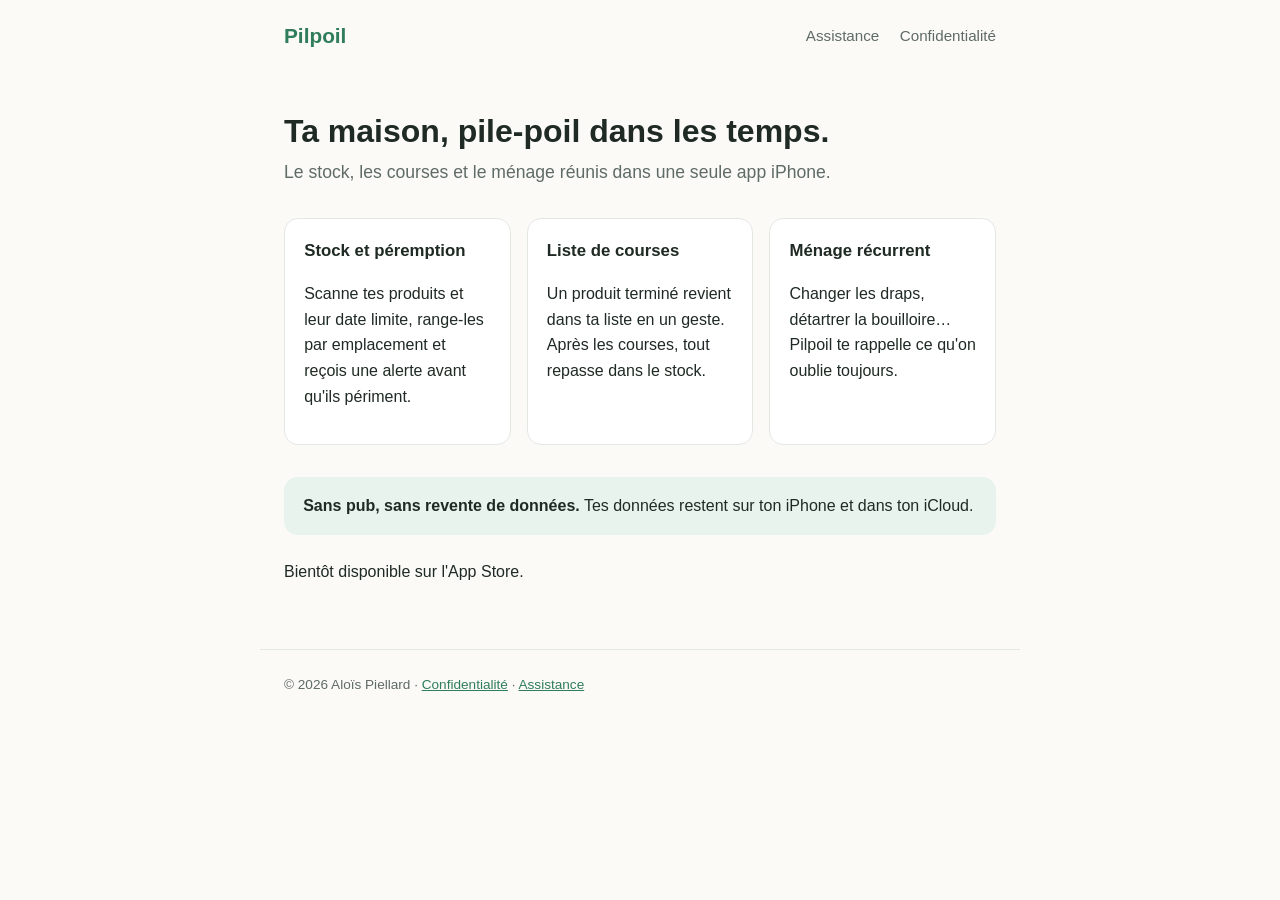
<file: index.html>
<!DOCTYPE html>
<html lang="fr">
<head>
  <meta charset="utf-8">
  <meta name="viewport" content="width=device-width, initial-scale=1">
  <title>Pilpoil — Stock, courses et ménage, pile-poil dans les temps</title>
  <meta name="description" content="Pilpoil réunit le suivi des dates de péremption, la liste de courses et les tâches ménagères récurrentes dans une seule app iPhone.">
  <link rel="stylesheet" href="style.css">
</head>
<body>
  <header>
    <a class="logo" href="index.html">Pilpoil</a>
    <nav>
      <a href="assistance.html">Assistance</a>
      <a href="confidentialite.html">Confidentialité</a>
    </nav>
  </header>
  <main>
    <h1>Ta maison, pile-poil dans les temps.</h1>
    <p class="sous-titre">Le stock, les courses et le ménage réunis dans une seule app iPhone.</p>

    <div class="cartes">
      <div class="carte">
        <h3>Stock et péremption</h3>
        <p>Scanne tes produits et leur date limite, range-les par emplacement et reçois une alerte avant qu'ils périment.</p>
      </div>
      <div class="carte">
        <h3>Liste de courses</h3>
        <p>Un produit terminé revient dans ta liste en un geste. Après les courses, tout repasse dans le stock.</p>
      </div>
      <div class="carte">
        <h3>Ménage récurrent</h3>
        <p>Changer les draps, détartrer la bouilloire… Pilpoil te rappelle ce qu'on oublie toujours.</p>
      </div>
    </div>

    <div class="encadre">
      <strong>Sans pub, sans revente de données.</strong> Tes données restent sur ton iPhone et dans ton iCloud.
    </div>

    <p>Bientôt disponible sur l'App Store.</p>
  </main>
  <footer>
    © 2026 Aloïs Piellard · <a href="confidentialite.html">Confidentialité</a> · <a href="assistance.html">Assistance</a>
  </footer>
</body>
</html>
</file>
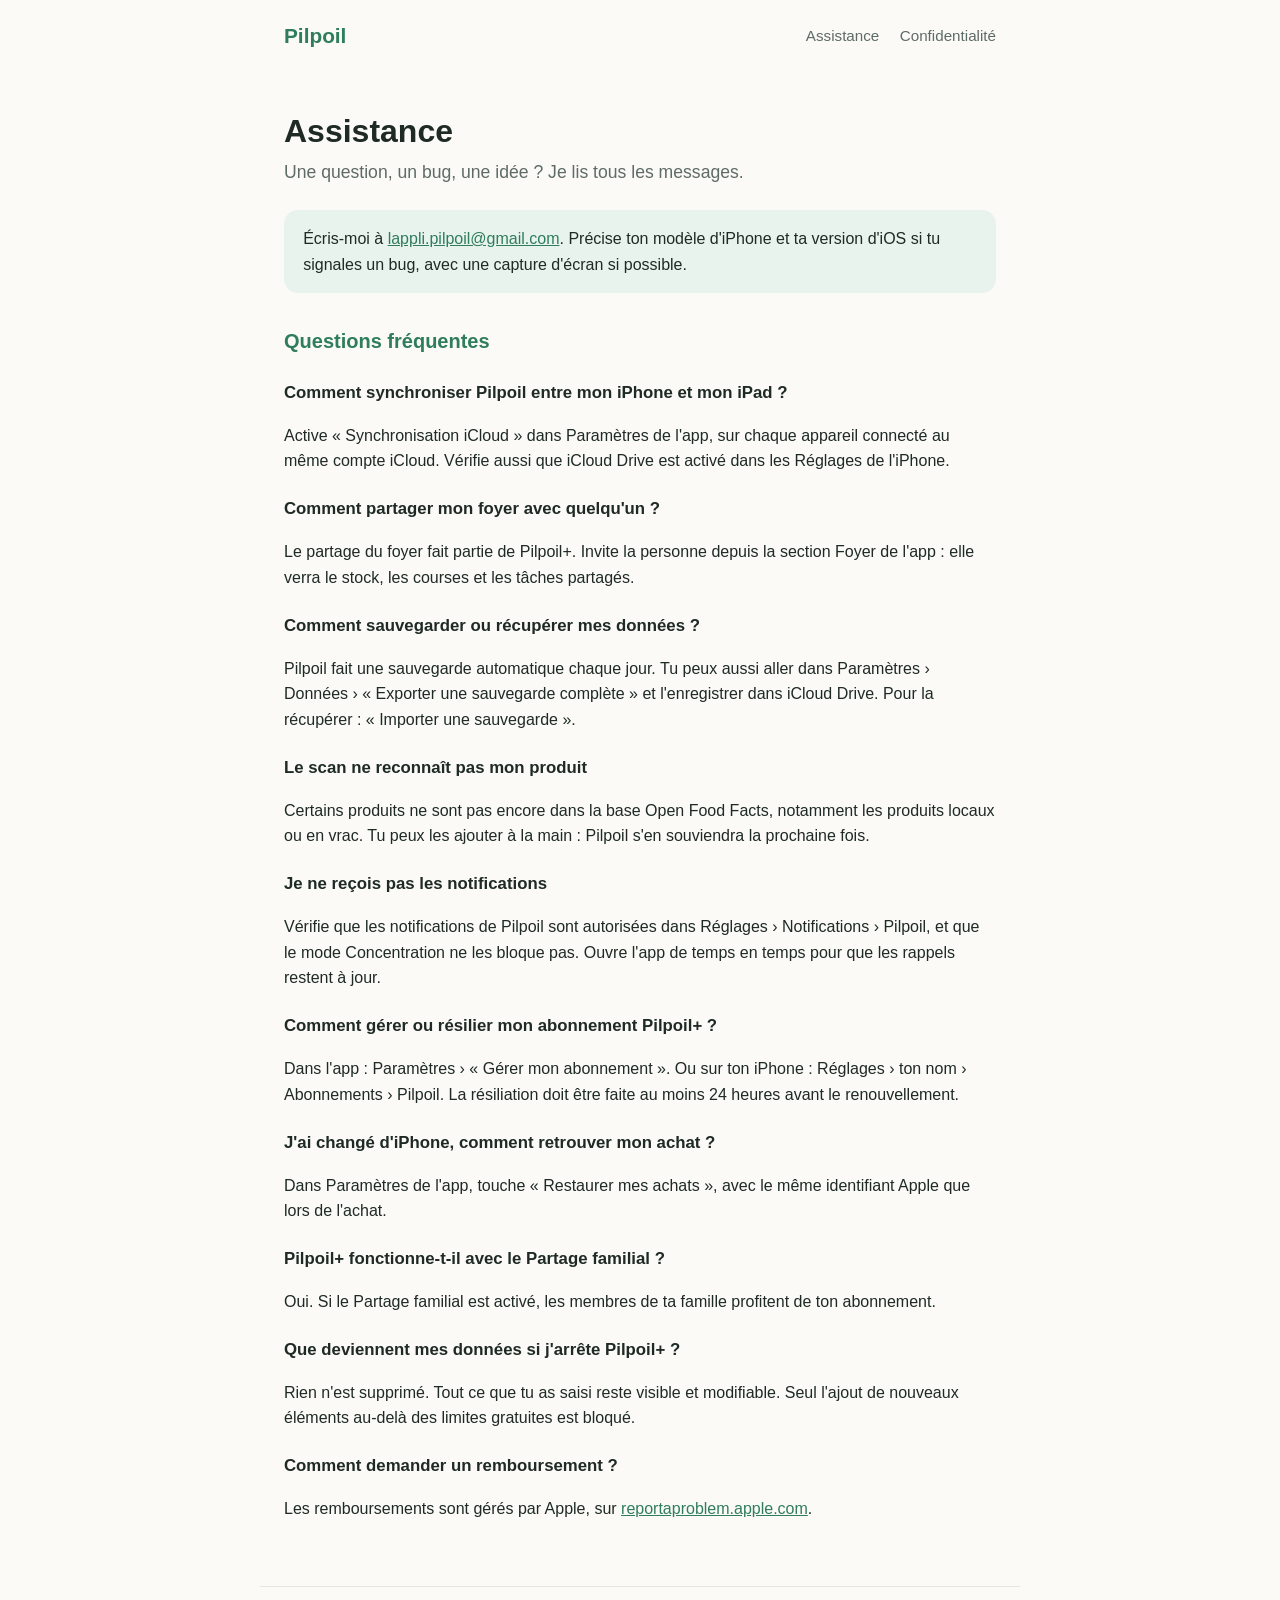
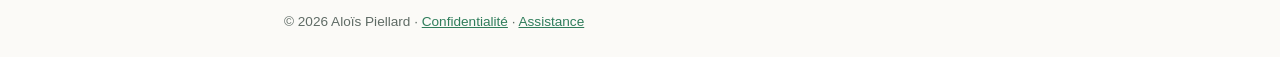
<file: assistance.html>
<!DOCTYPE html>
<html lang="fr">
<head>
  <meta charset="utf-8">
  <meta name="viewport" content="width=device-width, initial-scale=1">
  <title>Assistance — Pilpoil</title>
  <link rel="stylesheet" href="style.css">
</head>
<body>
  <header>
    <a class="logo" href="index.html">Pilpoil</a>
    <nav>
      <a href="assistance.html">Assistance</a>
      <a href="confidentialite.html">Confidentialité</a>
    </nav>
  </header>
  <main>
    <h1>Assistance</h1>
    <p class="sous-titre">Une question, un bug, une idée ? Je lis tous les messages.</p>

    <div class="encadre">
      Écris-moi à <a href="mailto:lappli.pilpoil@gmail.com">lappli.pilpoil@gmail.com</a>. Précise ton modèle d'iPhone et ta version d'iOS si tu signales un bug, avec une capture d'écran si possible.
    </div>

    <h2>Questions fréquentes</h2>

    <h3>Comment synchroniser Pilpoil entre mon iPhone et mon iPad ?</h3>
    <p>Active « Synchronisation iCloud » dans Paramètres de l'app, sur chaque appareil connecté au même compte iCloud. Vérifie aussi que iCloud Drive est activé dans les Réglages de l'iPhone.</p>

    <h3>Comment partager mon foyer avec quelqu'un ?</h3>
    <p>Le partage du foyer fait partie de Pilpoil+. Invite la personne depuis la section Foyer de l'app : elle verra le stock, les courses et les tâches partagés.</p>

    <h3>Comment sauvegarder ou récupérer mes données ?</h3>
    <p>Pilpoil fait une sauvegarde automatique chaque jour. Tu peux aussi aller dans Paramètres › Données › « Exporter une sauvegarde complète » et l'enregistrer dans iCloud Drive. Pour la récupérer : « Importer une sauvegarde ».</p>

    <h3>Le scan ne reconnaît pas mon produit</h3>
    <p>Certains produits ne sont pas encore dans la base Open Food Facts, notamment les produits locaux ou en vrac. Tu peux les ajouter à la main : Pilpoil s'en souviendra la prochaine fois.</p>

    <h3>Je ne reçois pas les notifications</h3>
    <p>Vérifie que les notifications de Pilpoil sont autorisées dans Réglages › Notifications › Pilpoil, et que le mode Concentration ne les bloque pas. Ouvre l'app de temps en temps pour que les rappels restent à jour.</p>

    <h3>Comment gérer ou résilier mon abonnement Pilpoil+ ?</h3>
    <p>Dans l'app : Paramètres › « Gérer mon abonnement ». Ou sur ton iPhone : Réglages › ton nom › Abonnements › Pilpoil. La résiliation doit être faite au moins 24 heures avant le renouvellement.</p>

    <h3>J'ai changé d'iPhone, comment retrouver mon achat ?</h3>
    <p>Dans Paramètres de l'app, touche « Restaurer mes achats », avec le même identifiant Apple que lors de l'achat.</p>

    <h3>Pilpoil+ fonctionne-t-il avec le Partage familial ?</h3>
    <p>Oui. Si le Partage familial est activé, les membres de ta famille profitent de ton abonnement.</p>

    <h3>Que deviennent mes données si j'arrête Pilpoil+ ?</h3>
    <p>Rien n'est supprimé. Tout ce que tu as saisi reste visible et modifiable. Seul l'ajout de nouveaux éléments au-delà des limites gratuites est bloqué.</p>

    <h3>Comment demander un remboursement ?</h3>
    <p>Les remboursements sont gérés par Apple, sur <a href="https://reportaproblem.apple.com" target="_blank" rel="noopener">reportaproblem.apple.com</a>.</p>
  </main>
  <footer>
    © 2026 Aloïs Piellard · <a href="confidentialite.html">Confidentialité</a> · <a href="assistance.html">Assistance</a>
  </footer>
</body>
</html>
</file>
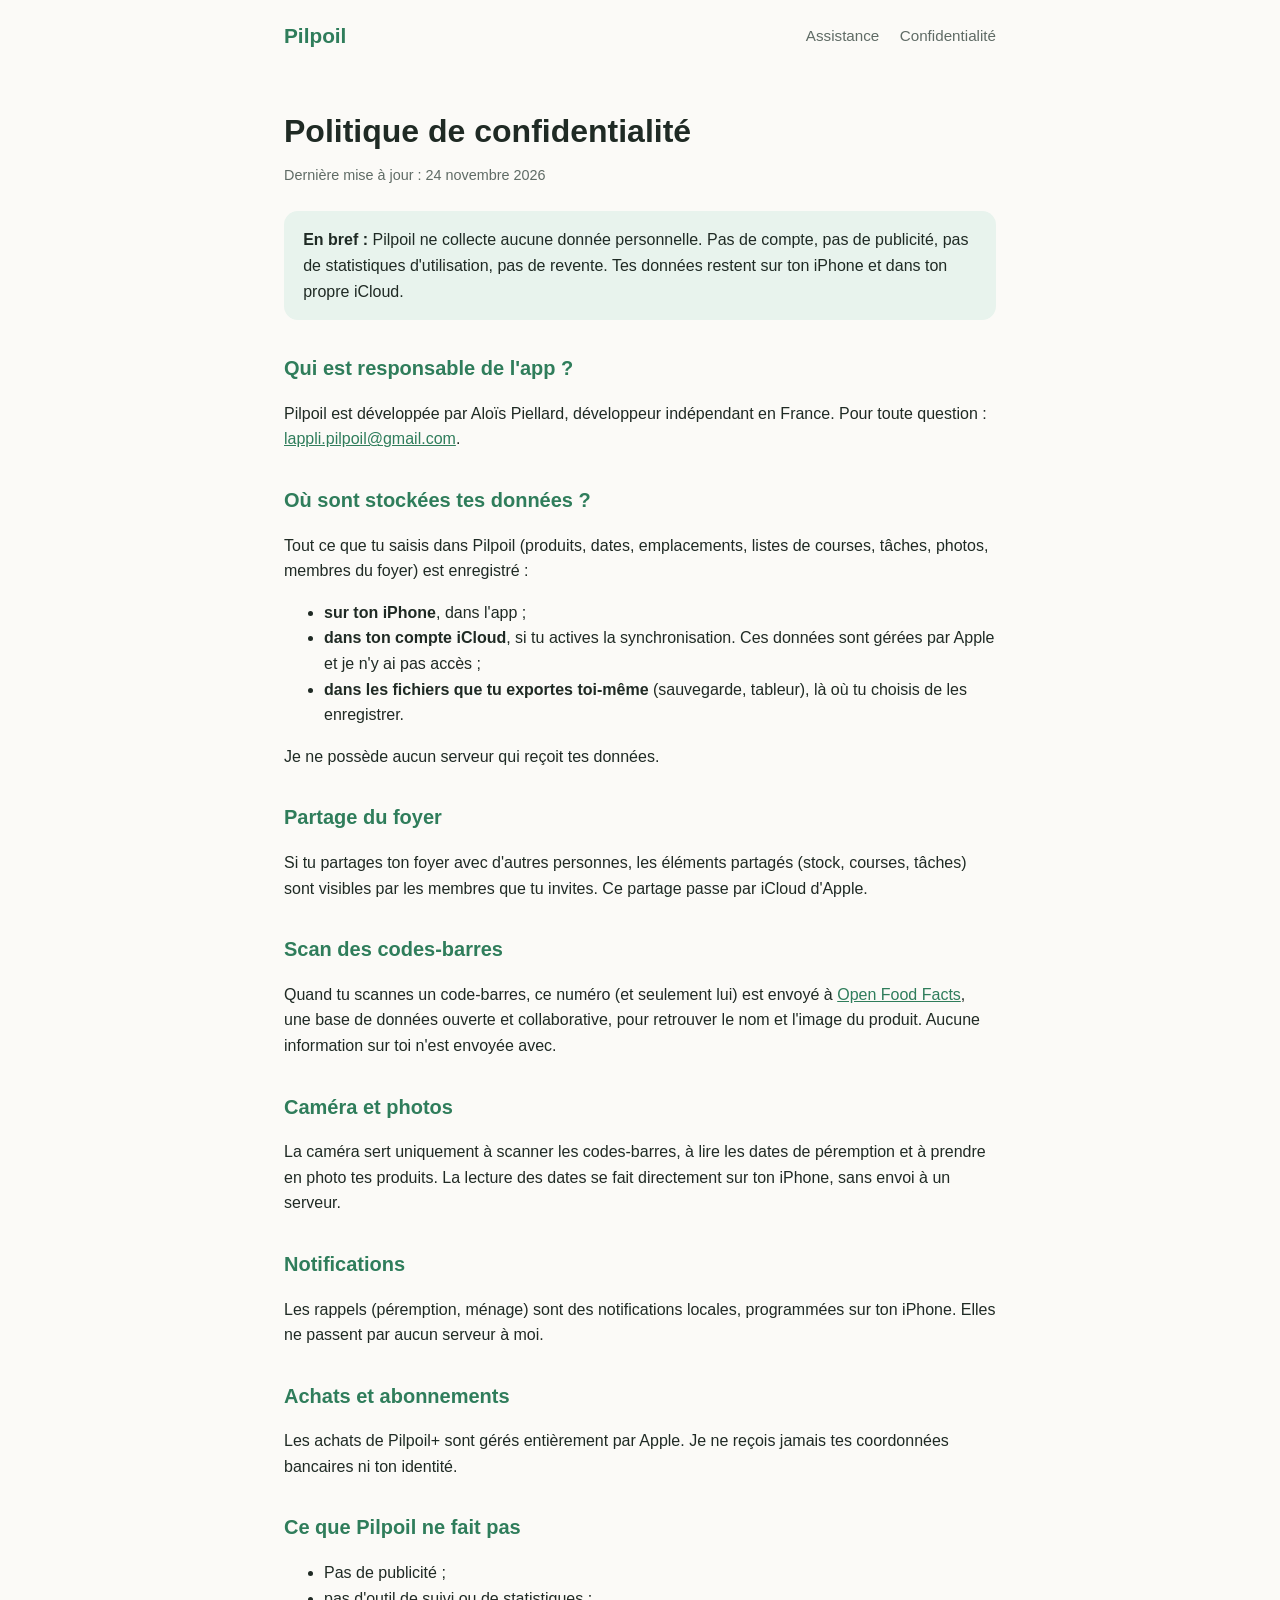
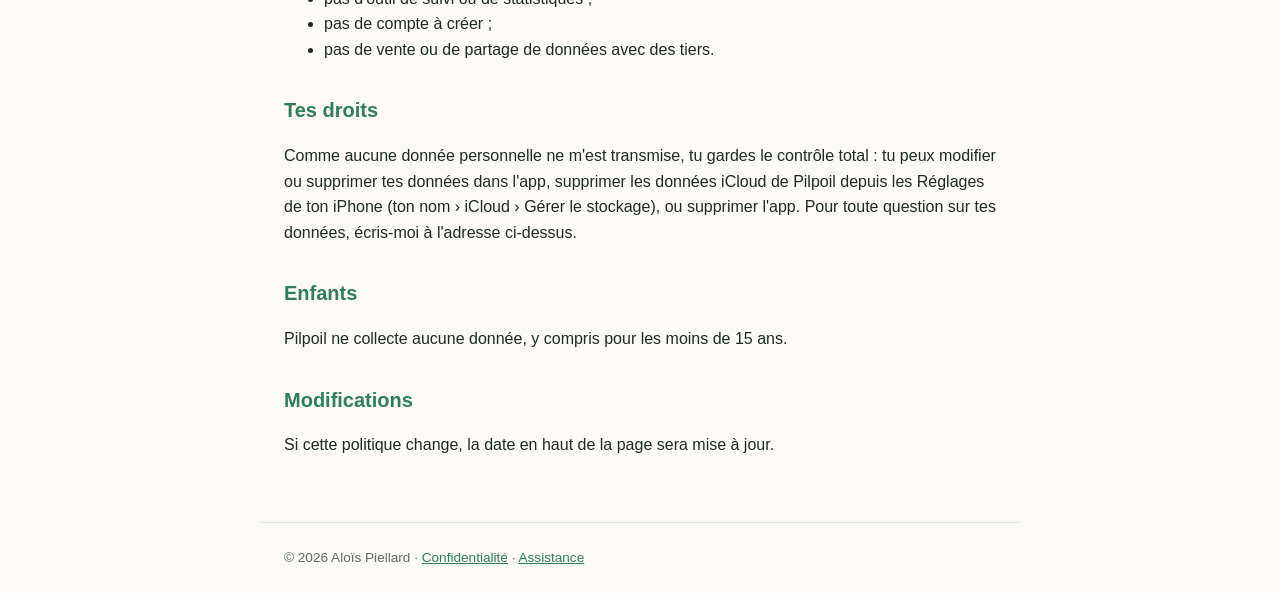
<file: confidentialite.html>
<!DOCTYPE html>
<html lang="fr">
<head>
  <meta charset="utf-8">
  <meta name="viewport" content="width=device-width, initial-scale=1">
  <title>Politique de confidentialité — Pilpoil</title>
  <link rel="stylesheet" href="style.css">
</head>
<body>
  <header>
    <a class="logo" href="index.html">Pilpoil</a>
    <nav>
      <a href="assistance.html">Assistance</a>
      <a href="confidentialite.html">Confidentialité</a>
    </nav>
  </header>
  <main>
    <h1>Politique de confidentialité</h1>
    <p class="date">Dernière mise à jour : 24 novembre 2026</p>

    <div class="encadre">
      <strong>En bref :</strong> Pilpoil ne collecte aucune donnée personnelle. Pas de compte, pas de publicité, pas de statistiques d'utilisation, pas de revente. Tes données restent sur ton iPhone et dans ton propre iCloud.
    </div>

    <h2>Qui est responsable de l'app ?</h2>
    <p>Pilpoil est développée par Aloïs Piellard, développeur indépendant en France. Pour toute question : <a href="mailto:lappli.pilpoil@gmail.com">lappli.pilpoil@gmail.com</a>.</p>

    <h2>Où sont stockées tes données ?</h2>
    <p>Tout ce que tu saisis dans Pilpoil (produits, dates, emplacements, listes de courses, tâches, photos, membres du foyer) est enregistré :</p>
    <ul>
      <li><strong>sur ton iPhone</strong>, dans l'app ;</li>
      <li><strong>dans ton compte iCloud</strong>, si tu actives la synchronisation. Ces données sont gérées par Apple et je n'y ai pas accès ;</li>
      <li><strong>dans les fichiers que tu exportes toi-même</strong> (sauvegarde, tableur), là où tu choisis de les enregistrer.</li>
    </ul>
    <p>Je ne possède aucun serveur qui reçoit tes données.</p>

    <h2>Partage du foyer</h2>
    <p>Si tu partages ton foyer avec d'autres personnes, les éléments partagés (stock, courses, tâches) sont visibles par les membres que tu invites. Ce partage passe par iCloud d'Apple.</p>

    <h2>Scan des codes-barres</h2>
    <p>Quand tu scannes un code-barres, ce numéro (et seulement lui) est envoyé à <a href="https://world.openfoodfacts.org" target="_blank" rel="noopener">Open Food Facts</a>, une base de données ouverte et collaborative, pour retrouver le nom et l'image du produit. Aucune information sur toi n'est envoyée avec.</p>

    <h2>Caméra et photos</h2>
    <p>La caméra sert uniquement à scanner les codes-barres, à lire les dates de péremption et à prendre en photo tes produits. La lecture des dates se fait directement sur ton iPhone, sans envoi à un serveur.</p>

    <h2>Notifications</h2>
    <p>Les rappels (péremption, ménage) sont des notifications locales, programmées sur ton iPhone. Elles ne passent par aucun serveur à moi.</p>

    <h2>Achats et abonnements</h2>
    <p>Les achats de Pilpoil+ sont gérés entièrement par Apple. Je ne reçois jamais tes coordonnées bancaires ni ton identité.</p>

    <h2>Ce que Pilpoil ne fait pas</h2>
    <ul>
      <li>Pas de publicité ;</li>
      <li>pas d'outil de suivi ou de statistiques ;</li>
      <li>pas de compte à créer ;</li>
      <li>pas de vente ou de partage de données avec des tiers.</li>
    </ul>

    <h2>Tes droits</h2>
    <p>Comme aucune donnée personnelle ne m'est transmise, tu gardes le contrôle total : tu peux modifier ou supprimer tes données dans l'app, supprimer les données iCloud de Pilpoil depuis les Réglages de ton iPhone (ton nom › iCloud › Gérer le stockage), ou supprimer l'app. Pour toute question sur tes données, écris-moi à l'adresse ci-dessus.</p>

    <h2>Enfants</h2>
    <p>Pilpoil ne collecte aucune donnée, y compris pour les moins de 15 ans.</p>

    <h2>Modifications</h2>
    <p>Si cette politique change, la date en haut de la page sera mise à jour.</p>
  </main>
  <footer>
    © 2026 Aloïs Piellard · <a href="confidentialite.html">Confidentialité</a> · <a href="assistance.html">Assistance</a>
  </footer>
</body>
</html>
</file>
<file: style.css>
:root {
  --vert: #2f7d5b;
  --vert-clair: #e8f3ed;
  --texte: #1f2a24;
  --gris: #5f6b65;
  --fond: #fbfaf7;
}
* { box-sizing: border-box; }
body {
  margin: 0;
  font-family: -apple-system, BlinkMacSystemFont, "SF Pro Text", "Segoe UI", Roboto, sans-serif;
  color: var(--texte);
  background: var(--fond);
  line-height: 1.6;
}
header {
  padding: 1.2rem 1.5rem;
  display: flex;
  justify-content: space-between;
  align-items: center;
  max-width: 760px;
  margin: 0 auto;
}
header a.logo { font-weight: 700; font-size: 1.3rem; color: var(--vert); text-decoration: none; }
nav a { color: var(--gris); text-decoration: none; margin-left: 1rem; font-size: .95rem; }
nav a:hover { color: var(--vert); }
main { max-width: 760px; margin: 0 auto; padding: 1rem 1.5rem 3rem; }
h1 { font-size: 2rem; line-height: 1.2; margin: 1.5rem 0 .5rem; }
h2 { font-size: 1.25rem; margin-top: 2rem; color: var(--vert); }
h3 { font-size: 1.05rem; margin: 1.4rem 0 .3rem; }
p, li { color: var(--texte); }
.sous-titre { color: var(--gris); font-size: 1.1rem; margin-top: 0; }
.date { color: var(--gris); font-size: .9rem; }
.cartes { display: grid; grid-template-columns: repeat(auto-fit, minmax(200px, 1fr)); gap: 1rem; margin: 2rem 0; }
.carte { background: #fff; border: 1px solid #e4e8e5; border-radius: 14px; padding: 1.2rem; }
.carte h3 { margin-top: 0; }
.encadre { background: var(--vert-clair); border-radius: 14px; padding: 1rem 1.2rem; margin: 1.5rem 0; }
a { color: var(--vert); }
footer { max-width: 760px; margin: 0 auto; padding: 1.5rem; color: var(--gris); font-size: .85rem; border-top: 1px solid #e4e8e5; }
</file>
